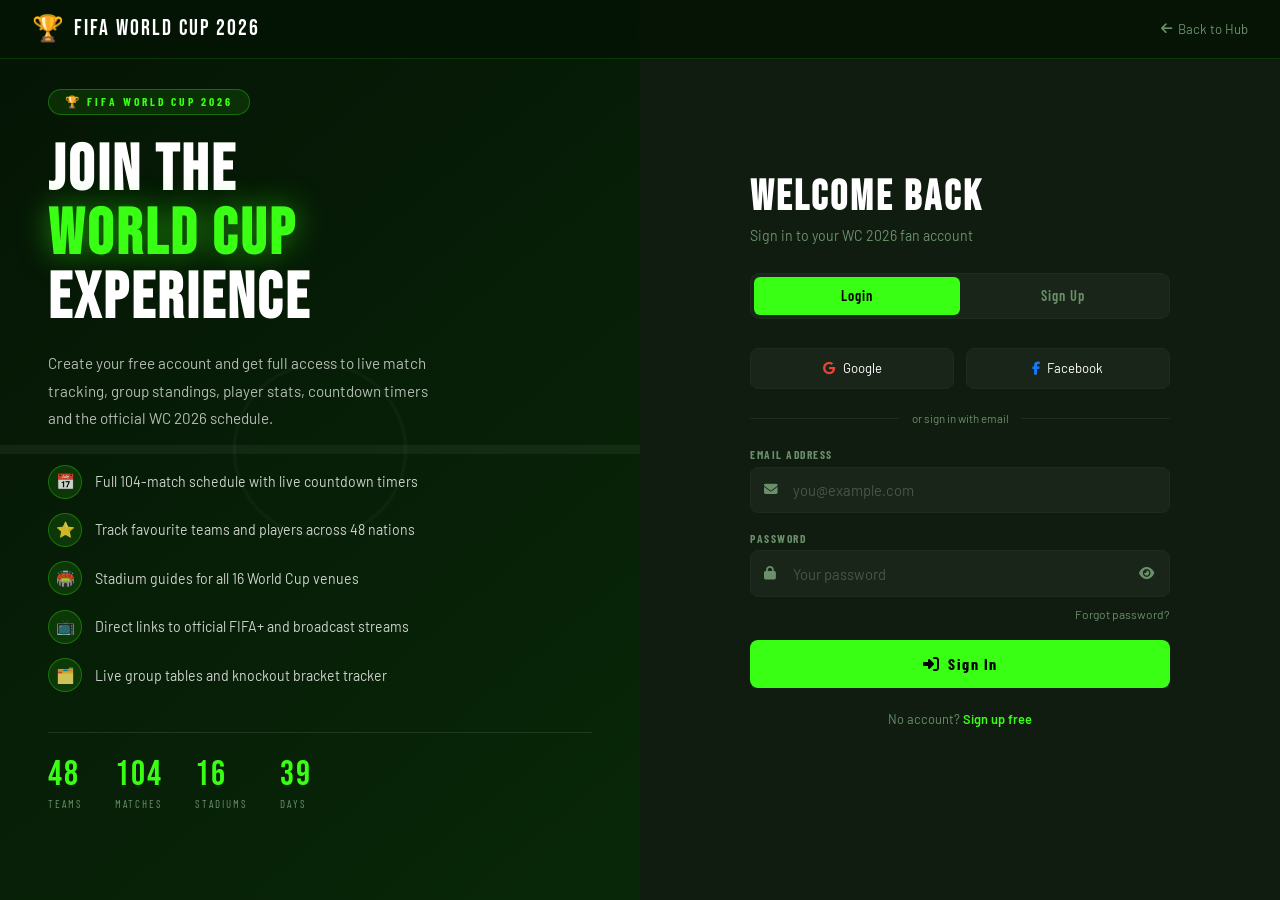
<file: login.html>
<!DOCTYPE html>
<html lang="en">
<head>
  <meta charset="UTF-8"/>
  <meta name="viewport" content="width=device-width, initial-scale=1.0"/>
  <title>Login / Sign Up — FIFA World Cup 2026 Fan Hub</title>
  <link href="https://fonts.googleapis.com/css2?family=Bebas+Neue&family=Barlow+Condensed:wght@400;600;700;800&family=Barlow:wght@300;400;500;600&display=swap" rel="stylesheet"/>
  <link rel="stylesheet" href="https://cdnjs.cloudflare.com/ajax/libs/font-awesome/6.5.0/css/all.min.css"/>
  <style>
/* ════════════════════════════════════════════════
   FIFA WC 2026 — LOGIN / SIGNUP PAGE STYLES
   Self-contained (no external style.css needed)
════════════════════════════════════════════════ */
:root {
  --g1: #051405;
  --g2: #0b1f0b;
  --g3: #122012;
  --green: #39ff14;
  --green2: #16711e;
  --gold: #ffd700;
  --red: #ff3131;
  --white: #ffffff;
  --muted: #6b8f6b;
  --card: #0f1c0f;
  --border: #1a2e1a;
  --font-d: 'Bebas Neue', sans-serif;
  --font-c: 'Barlow Condensed', sans-serif;
  --font-b: 'Barlow', sans-serif;
}
*,*::before,*::after{margin:0;padding:0;box-sizing:border-box}
html{scroll-behavior:smooth}
body{font-family:var(--font-b);background:var(--g1);color:var(--white);min-height:100vh;overflow-x:hidden}
a{text-decoration:none;color:inherit}

/* ── TOP BAR ── */
.top-bar{
  position:fixed;top:0;left:0;right:0;z-index:100;
  display:flex;align-items:center;justify-content:space-between;
  padding:.8rem 2rem;
  background:rgba(5,20,5,.9);
  backdrop-filter:blur(14px);
  border-bottom:1px solid rgba(57,255,20,.15);
}
.tb-logo{display:flex;align-items:center;gap:.5rem;font-family:var(--font-d);font-size:1.4rem;letter-spacing:2px}
.tb-logo span{font-size:1.6rem}
.tb-back{display:flex;align-items:center;gap:.4rem;font-size:.82rem;color:var(--muted);transition:color .2s}
.tb-back:hover{color:var(--green)}

/* ── LAYOUT ── */
.auth-wrap{display:grid;grid-template-columns:1fr 1fr;min-height:100vh}

/* ── LEFT PANEL ── */
.auth-left{
  position:relative;overflow:hidden;
  background:url('https://images.unsplash.com/photo-1431324155629-1a6deb1dec8d?w=1400&q=90') center/cover no-repeat;
}
.al-overlay{
  position:absolute;inset:0;
  background:linear-gradient(140deg,rgba(5,20,5,.85) 0%,rgba(10,50,10,.65) 100%);
}
.al-pattern{
  position:absolute;inset:0;
  background-image:
    radial-gradient(circle at 50% 50%,transparent 15%,rgba(255,255,255,.035) 15.5%,transparent 16%),
    linear-gradient(transparent 49.5%,rgba(255,255,255,.05) 49.5%,rgba(255,255,255,.05) 50.5%,transparent 50.5%);
}
.al-body{
  position:relative;z-index:2;
  display:flex;flex-direction:column;justify-content:center;
  height:100%;padding:5rem 3rem;
}
.al-badge{
  display:inline-flex;align-items:center;gap:.4rem;
  font-family:var(--font-c);font-size:.72rem;font-weight:700;
  letter-spacing:3px;text-transform:uppercase;
  color:var(--green);background:rgba(57,255,20,.1);
  border:1px solid rgba(57,255,20,.3);
  padding:.3rem 1rem;border-radius:20px;margin-bottom:1.5rem;width:fit-content;
}
.al-title{
  font-family:var(--font-d);
  font-size:clamp(2.5rem,5vw,4.8rem);
  line-height:1;letter-spacing:3px;margin-bottom:1.2rem;
}
.al-title em{color:var(--green);text-shadow:0 0 30px rgba(57,255,20,.5);font-style:normal}
.al-desc{font-size:.95rem;color:rgba(255,255,255,.7);line-height:1.8;max-width:380px;margin-bottom:2rem}
.al-perks{display:flex;flex-direction:column;gap:.9rem;margin-bottom:2.5rem}
.perk{display:flex;align-items:center;gap:.8rem;font-size:.88rem;color:rgba(255,255,255,.8)}
.perk-icon{
  width:34px;height:34px;border-radius:50%;flex-shrink:0;
  background:rgba(57,255,20,.12);border:1px solid rgba(57,255,20,.3);
  display:flex;align-items:center;justify-content:center;font-size:.95rem;
}
.al-stats{
  display:flex;gap:2rem;padding-top:1.5rem;
  border-top:1px solid rgba(255,255,255,.1);
}
.al-stat .num{display:block;font-family:var(--font-d);font-size:2.2rem;color:var(--green);letter-spacing:2px;line-height:1}
.al-stat .lbl{font-family:var(--font-c);font-size:.68rem;text-transform:uppercase;letter-spacing:2px;color:var(--muted)}

/* ── RIGHT PANEL ── */
.auth-right{
  display:flex;flex-direction:column;align-items:center;justify-content:center;
  padding:5rem 2.5rem;background:var(--card);overflow-y:auto;
}
.auth-form-wrap{width:100%;max-width:420px}
.form-title{font-family:var(--font-d);font-size:2.6rem;letter-spacing:3px;margin-bottom:.3rem}
.form-sub{font-size:.88rem;color:var(--muted);margin-bottom:1.8rem}

/* ── TAB SWITCHER ── */
.tabs{
  display:flex;background:rgba(255,255,255,.04);
  border-radius:9px;padding:3px;margin-bottom:1.8rem;
  border:1px solid var(--border);
}
.tab{
  flex:1;padding:.65rem;text-align:center;
  font-family:var(--font-c);font-size:.9rem;font-weight:600;
  letter-spacing:1px;cursor:pointer;border-radius:6px;
  transition:all .25s;color:var(--muted);border:none;background:none;
}
.tab.active{background:var(--green);color:#000}

/* ── FORM PANELS ── */
.panel{display:none}
.panel.active{display:block}

/* ── INPUT ── */
.igroup{position:relative;margin-bottom:1.1rem}
.igroup label{
  display:block;font-family:var(--font-c);
  font-size:.72rem;font-weight:700;letter-spacing:1.5px;
  text-transform:uppercase;color:var(--muted);margin-bottom:.35rem;
}
.irow{display:grid;grid-template-columns:1fr 1fr;gap:.8rem}
.iwrap{position:relative}
.iicon{position:absolute;left:.9rem;top:50%;transform:translateY(-50%);color:var(--muted);font-size:.85rem;pointer-events:none}
.igroup input,
.igroup select{
  width:100%;padding:.82rem .9rem .82rem 2.6rem;
  background:rgba(255,255,255,.04);border:1px solid var(--border);
  border-radius:8px;color:var(--white);
  font-family:var(--font-b);font-size:.92rem;
  transition:border-color .25s,box-shadow .25s;outline:none;
}
.igroup input:focus,
.igroup select:focus{border-color:var(--green);box-shadow:0 0 0 3px rgba(57,255,20,.1)}
.igroup input::placeholder{color:rgba(255,255,255,.22)}
.igroup select{-webkit-appearance:none;appearance:none;cursor:pointer}
.igroup select option{background:var(--card)}
.eye-btn{
  position:absolute;right:.8rem;top:50%;transform:translateY(-50%);
  background:none;border:none;color:var(--muted);cursor:pointer;font-size:.85rem;padding:.2rem;
}
.eye-btn:hover{color:var(--green)}

/* ── STRENGTH BAR ── */
.str-wrap{margin-top:.35rem}
.str-track{height:3px;background:rgba(255,255,255,.08);border-radius:2px;overflow:hidden}
.str-fill{height:100%;width:0;border-radius:2px;transition:width .4s,background .4s}
.str-lbl{font-size:.68rem;color:var(--muted);margin-top:.25rem}

/* ── CHECKBOX ── */
.chk-group{display:flex;align-items:flex-start;gap:.6rem;margin-bottom:1.4rem;font-size:.8rem;color:var(--muted)}
.chk-group input[type=checkbox]{width:15px;height:15px;margin-top:2px;accent-color:var(--green);cursor:pointer;flex-shrink:0}
.chk-group a{color:var(--green)}

/* ── FORGOT ── */
.forgot{text-align:right;margin-top:-.7rem;margin-bottom:1.1rem}
.forgot a{font-size:.75rem;color:var(--muted);transition:color .2s}
.forgot a:hover{color:var(--green)}

/* ── SUBMIT BTN ── */
.sub-btn{
  width:100%;padding:.92rem;
  background:var(--green);color:#000;
  border:none;border-radius:8px;
  font-family:var(--font-c);font-size:1rem;font-weight:700;
  letter-spacing:1.5px;cursor:pointer;
  transition:all .3s;display:flex;align-items:center;justify-content:center;gap:.5rem;
}
.sub-btn:hover{background:#2dcc0f;transform:translateY(-2px);box-shadow:0 8px 25px rgba(57,255,20,.35)}
.sub-btn:active{transform:translateY(0)}

/* ── DIVIDER ── */
.divider{display:flex;align-items:center;gap:.8rem;margin:1.4rem 0;font-size:.72rem;color:var(--muted)}
.divider::before,.divider::after{content:'';flex:1;height:1px;background:var(--border)}

/* ── SOCIAL BTNS ── */
.socials{display:grid;grid-template-columns:1fr 1fr;gap:.7rem;margin-bottom:1.4rem}
.soc-btn{
  display:flex;align-items:center;justify-content:center;gap:.45rem;
  padding:.72rem;background:rgba(255,255,255,.04);
  border:1px solid var(--border);border-radius:8px;
  color:var(--white);font-family:var(--font-b);font-size:.82rem;
  cursor:pointer;transition:all .25s;
}
.soc-btn:hover{border-color:var(--green);background:rgba(57,255,20,.05)}

/* ── SWITCH LINK ── */
.switch-p{text-align:center;margin-top:1.4rem;font-size:.8rem;color:var(--muted)}
.switch-p a{color:var(--green);font-weight:600}

/* ── TOAST ── */
.toast{
  display:none;position:fixed;top:4.5rem;right:1.5rem;z-index:9999;
  padding:.9rem 1.3rem;border-radius:10px;font-size:.88rem;font-weight:600;
  min-width:250px;box-shadow:0 8px 30px rgba(0,0,0,.4);
  animation:slide-in .4s ease;
}
.toast.ok{background:var(--green2);border:1px solid var(--green);color:#fff}
.toast.err{background:#3d0808;border:1px solid var(--red);color:#fff}
@keyframes slide-in{from{transform:translateX(120%);opacity:0}to{transform:translateX(0);opacity:1}}

/* ── RESPONSIVE ── */
@media(max-width:768px){
  .auth-wrap{grid-template-columns:1fr}
  .auth-left{display:none}
  .auth-right{padding:5rem 1.5rem 2rem}
  .irow{grid-template-columns:1fr}
  .socials{grid-template-columns:1fr}
}
  </style>
</head>
<body>

<!-- TOP BAR -->
<nav class="top-bar">
  <a href="index.html" class="tb-logo"><span>🏆</span> FIFA WORLD CUP 2026</a>
  <a href="index.html" class="tb-back"><i class="fa fa-arrow-left"></i> Back to Hub</a>
</nav>

<!-- TOAST -->
<div class="toast" id="toast"></div>

<!-- MAIN LAYOUT -->
<div class="auth-wrap">

  <!-- LEFT PANEL -->
  <div class="auth-left">
    <div class="al-overlay"></div>
    <div class="al-pattern"></div>
    <div class="al-body">
      <span class="al-badge">🏆 FIFA WORLD CUP 2026</span>

      <h1 class="al-title">
        Join The<br/>
        <em>World Cup</em><br/>
        Experience
      </h1>

      <p class="al-desc">
        Create your free account and get full access to live match tracking,
        group standings, player stats, countdown timers and the official WC 2026 schedule.
      </p>

      <div class="al-perks">
        <div class="perk"><div class="perk-icon">📅</div><span>Full 104-match schedule with live countdown timers</span></div>
        <div class="perk"><div class="perk-icon">⭐</div><span>Track favourite teams and players across 48 nations</span></div>
        <div class="perk"><div class="perk-icon">🏟️</div><span>Stadium guides for all 16 World Cup venues</span></div>
        <div class="perk"><div class="perk-icon">📺</div><span>Direct links to official FIFA+ and broadcast streams</span></div>
        <div class="perk"><div class="perk-icon">🗂️</div><span>Live group tables and knockout bracket tracker</span></div>
      </div>

      <div class="al-stats">
        <div class="al-stat"><span class="num">48</span><span class="lbl">Teams</span></div>
        <div class="al-stat"><span class="num">104</span><span class="lbl">Matches</span></div>
        <div class="al-stat"><span class="num">16</span><span class="lbl">Stadiums</span></div>
        <div class="al-stat"><span class="num">39</span><span class="lbl">Days</span></div>
      </div>
    </div>
  </div>

  <!-- RIGHT PANEL -->
  <div class="auth-right">
    <div class="auth-form-wrap">

      <h2 class="form-title" id="formTitle">Welcome Back</h2>
      <p class="form-sub" id="formSub">Sign in to your WC 2026 fan account</p>

      <!-- TABS -->
      <div class="tabs">
        <button class="tab active" id="loginTab" onclick="switchTab('login')">Login</button>
        <button class="tab" id="signupTab" onclick="switchTab('signup')">Sign Up</button>
      </div>

      <!-- ══ LOGIN PANEL ══ -->
      <div class="panel active" id="loginPanel">

        <div class="socials">
          <button class="soc-btn" onclick="socialAuth('Google')">
            <i class="fab fa-google" style="color:#EA4335"></i> Google
          </button>
          <button class="soc-btn" onclick="socialAuth('Facebook')">
            <i class="fab fa-facebook-f" style="color:#1877F2"></i> Facebook
          </button>
        </div>
        <div class="divider">or sign in with email</div>

        <div class="igroup">
          <label>Email Address</label>
          <div class="iwrap">
            <i class="fa fa-envelope iicon"></i>
            <input type="email" id="lEmail" placeholder="you@example.com" autocomplete="email"/>
          </div>
        </div>

        <div class="igroup">
          <label>Password</label>
          <div class="iwrap">
            <i class="fa fa-lock iicon"></i>
            <input type="password" id="lPass" placeholder="Your password" autocomplete="current-password"/>
            <button class="eye-btn" type="button" onclick="toggleEye('lPass',this)"><i class="fa fa-eye"></i></button>
          </div>
        </div>

        <div class="forgot"><a href="#" onclick="toast('Password reset link sent! ✅','ok');return false">Forgot password?</a></div>

        <button class="sub-btn" onclick="doLogin()">
          <i class="fa fa-sign-in-alt"></i> Sign In
        </button>

        <p class="switch-p">No account? <a href="#" onclick="switchTab('signup');return false">Sign up free</a></p>
      </div>

      <!-- ══ SIGNUP PANEL ══ -->
      <div class="panel" id="signupPanel">

        <div class="socials">
          <button class="soc-btn" onclick="socialAuth('Google')">
            <i class="fab fa-google" style="color:#EA4335"></i> Google
          </button>
          <button class="soc-btn" onclick="socialAuth('Facebook')">
            <i class="fab fa-facebook-f" style="color:#1877F2"></i> Facebook
          </button>
        </div>
        <div class="divider">or register with email</div>

        <div class="irow">
          <div class="igroup">
            <label>First Name</label>
            <div class="iwrap">
              <i class="fa fa-user iicon"></i>
              <input type="text" id="sFirst" placeholder="John"/>
            </div>
          </div>
          <div class="igroup">
            <label>Last Name</label>
            <div class="iwrap">
              <i class="fa fa-user iicon"></i>
              <input type="text" id="sLast" placeholder="Doe"/>
            </div>
          </div>
        </div>

        <div class="igroup">
          <label>Email Address</label>
          <div class="iwrap">
            <i class="fa fa-envelope iicon"></i>
            <input type="email" id="sEmail" placeholder="you@example.com" autocomplete="email"/>
          </div>
        </div>

        <div class="igroup">
          <label>Favourite World Cup Team</label>
          <div class="iwrap">
            <i class="fa fa-futbol iicon"></i>
            <select id="sTeam">
              <option value="">Select your team...</option>
              <option>🇪🇸 Spain</option><option>🇦🇷 Argentina</option>
              <option>🇫🇷 France</option><option>🏴󠁧󠁢󠁥󠁮󠁧󠁿 England</option>
              <option>🇧🇷 Brazil</option><option>🇵🇹 Portugal</option>
              <option>🇳🇱 Netherlands</option><option>🇲🇦 Morocco</option>
              <option>🇧🇪 Belgium</option><option>🇩🇪 Germany</option>
              <option>🇺🇸 USA</option><option>🇲🇽 Mexico</option>
              <option>🇨🇦 Canada</option><option>🇯🇵 Japan</option>
              <option>🇰🇷 South Korea</option><option>🇸🇳 Senegal</option>
              <option>🇨🇴 Colombia</option><option>🇺🇾 Uruguay</option>
              <option>🇨🇭 Switzerland</option><option>🇹🇷 Turkey</option>
              <option>🇦🇹 Austria</option><option>🇮🇹 Italy</option>
              <option>Other Team</option>
            </select>
          </div>
        </div>

        <div class="igroup">
          <label>Password</label>
          <div class="iwrap">
            <i class="fa fa-lock iicon"></i>
            <input type="password" id="sPass" placeholder="Create a strong password"
                   oninput="strengthCheck(this.value)" autocomplete="new-password"/>
            <button class="eye-btn" type="button" onclick="toggleEye('sPass',this)"><i class="fa fa-eye"></i></button>
          </div>
          <div class="str-wrap">
            <div class="str-track"><div class="str-fill" id="strFill"></div></div>
            <div class="str-lbl" id="strLbl">Enter a password</div>
          </div>
        </div>

        <div class="igroup">
          <label>Confirm Password</label>
          <div class="iwrap">
            <i class="fa fa-lock iicon"></i>
            <input type="password" id="sConf" placeholder="Repeat your password" autocomplete="new-password"/>
            <button class="eye-btn" type="button" onclick="toggleEye('sConf',this)"><i class="fa fa-eye"></i></button>
          </div>
        </div>

        <div class="chk-group">
          <input type="checkbox" id="terms"/>
          <label for="terms">
            I agree to the <a href="#" onclick="return false">Terms of Service</a>
            and <a href="#" onclick="return false">Privacy Policy</a>
          </label>
        </div>

        <button class="sub-btn" onclick="doSignup()">
          <i class="fa fa-user-plus"></i> Create My Account
        </button>

        <p class="switch-p">Already registered? <a href="#" onclick="switchTab('login');return false">Sign in</a></p>
      </div>

    </div>
  </div>

</div>

<script>
/* ════════════════════════════════════════════
   AUTH PAGE — JAVASCRIPT
════════════════════════════════════════════ */

// ── Tab switcher ──
function switchTab(tab){
  const loginTab=document.getElementById("loginTab"),
        signupTab=document.getElementById("signupTab"),
        loginPanel=document.getElementById("loginPanel"),
        signupPanel=document.getElementById("signupPanel"),
        title=document.getElementById("formTitle"),
        sub=document.getElementById("formSub");

  if(tab==="login"){
    loginTab.classList.add("active"); signupTab.classList.remove("active");
    loginPanel.classList.add("active"); signupPanel.classList.remove("active");
    title.textContent="Welcome Back";
    sub.textContent="Sign in to your WC 2026 fan account";
  } else {
    signupTab.classList.add("active"); loginTab.classList.remove("active");
    signupPanel.classList.add("active"); loginPanel.classList.remove("active");
    title.textContent="Create Account";
    sub.textContent="Join millions of football fans worldwide";
  }
}

// ── Toast notification ──
function toast(msg, type){
  const el=document.getElementById("toast");
  el.textContent=(type==="ok"?"✅ ":"❌ ")+msg;
  el.className="toast "+type;
  el.style.display="block";
  setTimeout(()=>el.style.display="none", 3500);
}

// ── Toggle password visibility ──
function toggleEye(id, btn){
  const inp=document.getElementById(id);
  const ic=btn.querySelector("i");
  if(inp.type==="password"){ inp.type="text"; ic.className="fa fa-eye-slash"; }
  else { inp.type="password"; ic.className="fa fa-eye"; }
}

// ── Password strength checker ──
function strengthCheck(pw){
  const fill=document.getElementById("strFill"),
        lbl=document.getElementById("strLbl");
  let score=0;
  if(pw.length>=8) score++;
  if(/[A-Z]/.test(pw)) score++;
  if(/[0-9]/.test(pw)) score++;
  if(/[^A-Za-z0-9]/.test(pw)) score++;
  const levels=[
    {w:"0%",c:"transparent",t:"Enter a password"},
    {w:"25%",c:"#ff3131",t:"Weak — too short"},
    {w:"50%",c:"#ff9900",t:"Fair — add numbers"},
    {w:"75%",c:"#ffd700",t:"Good — add symbols"},
    {w:"100%",c:"#39ff14",t:"Strong ✓"}
  ];
  const l=pw.length===0?0:score;
  fill.style.width=levels[l].w;
  fill.style.background=levels[l].c;
  lbl.textContent=levels[l].t;
  lbl.style.color=levels[l].c;
}

// ── Email validation regex ──
const emailRe=/^[^\s@]+@[^\s@]+\.[^\s@]+$/;

// ── Login handler ──
function doLogin(){
  const email=document.getElementById("lEmail").value.trim();
  const pass=document.getElementById("lPass").value;
  if(!email||!pass){ toast("Please fill in all fields.","err"); return; }
  if(!emailRe.test(email)){ toast("Enter a valid email address.","err"); return; }
  if(pass.length<6){ toast("Password must be at least 6 characters.","err"); return; }
  // Save session and redirect
  localStorage.setItem("wc_logged_in","true");
  localStorage.setItem("wc_user_email",email);
  toast("Signed in successfully! Redirecting...","ok");
  setTimeout(()=>window.location.href="index.html", 1500);
}

// ── Signup handler ──
function doSignup(){
  const first=document.getElementById("sFirst").value.trim();
  const last=document.getElementById("sLast").value.trim();
  const email=document.getElementById("sEmail").value.trim();
  const pass=document.getElementById("sPass").value;
  const conf=document.getElementById("sConf").value;
  const terms=document.getElementById("terms").checked;

  if(!first||!last||!email||!pass||!conf){ toast("Please fill in all fields.","err"); return; }
  if(!emailRe.test(email)){ toast("Enter a valid email address.","err"); return; }
  if(pass.length<8){ toast("Password must be at least 8 characters.","err"); return; }
  if(pass!==conf){ toast("Passwords do not match.","err"); return; }
  if(!terms){ toast("Please accept the Terms of Service.","err"); return; }

  localStorage.setItem("wc_logged_in","true");
  localStorage.setItem("wc_user_name",first+" "+last);
  localStorage.setItem("wc_user_email",email);
  toast("Account created! Welcome to WC 2026 Hub 🎉","ok");
  setTimeout(()=>window.location.href="index.html", 1800);
}

// ── Social auth (demo) ──
function socialAuth(provider){
  toast("Connecting to "+provider+"...","ok");
  setTimeout(()=>{
    localStorage.setItem("wc_logged_in","true");
    localStorage.setItem("wc_user_email",provider.toLowerCase()+"@demo.com");
    window.location.href="index.html";
  }, 1500);
}

// Redirect if already logged in
// if(localStorage.getItem("wc_logged_in")==="true") window.location.href="index.html";
</script>
</body>
</html>
</file>
